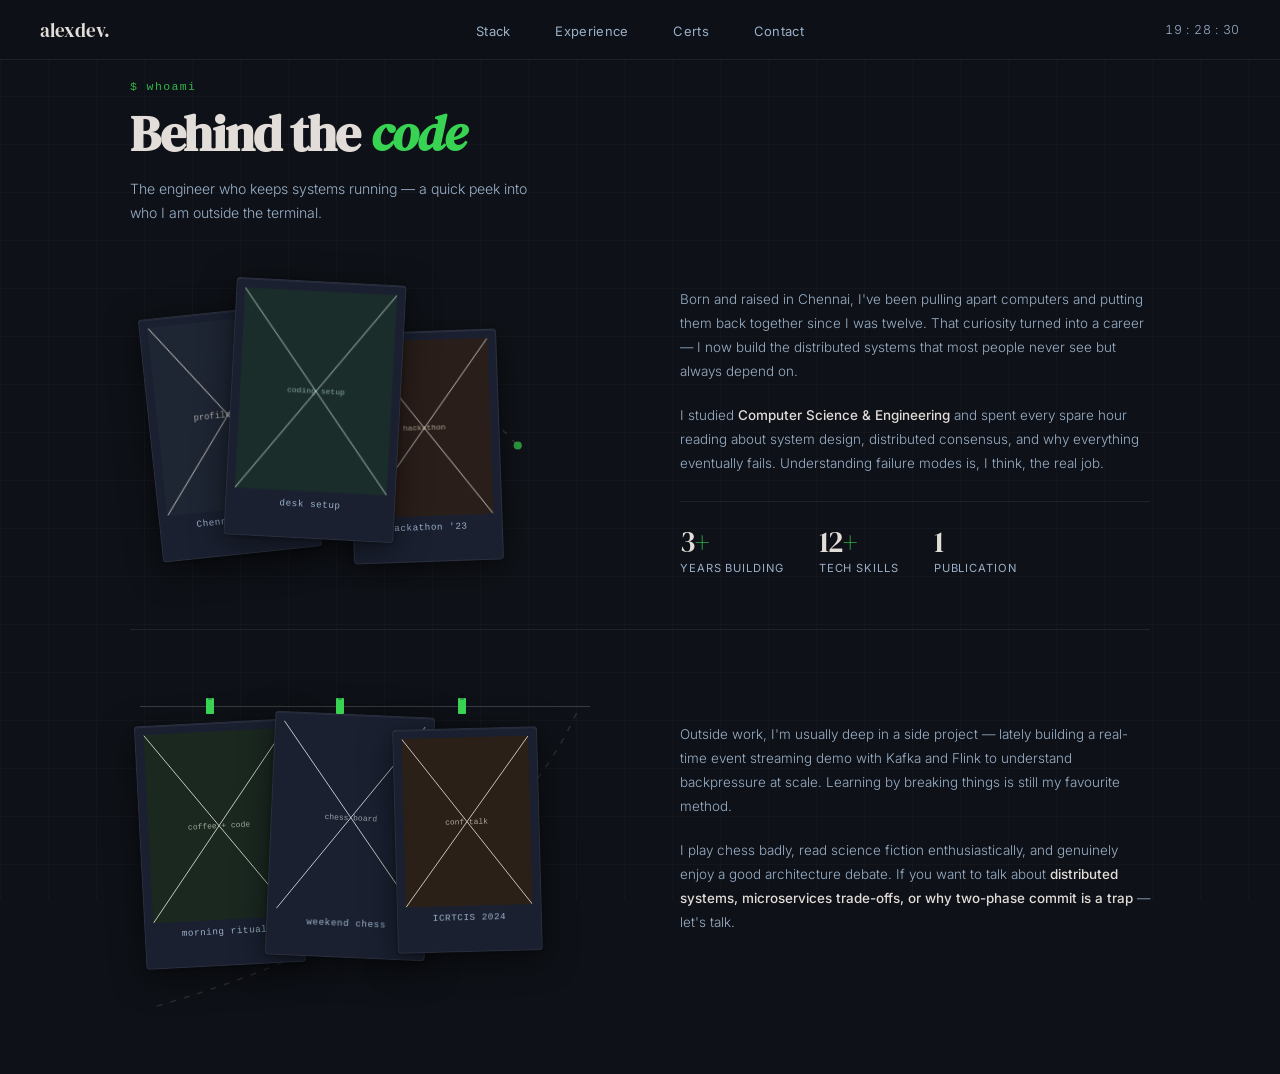
<file: portfolio/About.html>
<!DOCTYPE html>
<html lang="en">
<head>
  <meta charset="UTF-8">
  <meta name="viewport" content="width=device-width, initial-scale=1.0">
  <title>About — Aniruddh</title>
  <link href="https://fonts.googleapis.com/css2?family=DM+Serif+Display:ital@0;1&family=Inter:wght@300;400;500&display=swap" rel="stylesheet">
  <link rel="stylesheet" href="src/styles/about.css">
</head>
<body>

  <nav>
    <a href="index.html" class="nav-brand">alexdev.</a>
    <ul class="nav-links">
      <li><a href="index.html">Stack</a></li>
      <li><a href="Experience.html">Experience</a></li>
      <li><a href="Certificates.html">Certs</a></li>
      <li><a href="FAQ.html">Contact</a></li>
    </ul>
    <div class="nav-clock" id="clock"></div>
  </nav>

  <div class="page">

    <!-- INTRO -->
    <div class="about-intro">
      <p class="hero-eyebrow">$ whoami</p>
      <h1 class="about-heading">Behind the <em>code</em></h1>
      <p class="about-lead">The engineer who keeps systems running — a quick peek into who I am outside the terminal.</p>
    </div>

    <!-- ROW 1: scattered photos left, text right -->
    <div class="about-row">

      <div class="photo-cluster cluster-1">
        <svg class="cluster-svg" viewBox="0 0 400 300" fill="none" xmlns="http://www.w3.org/2000/svg">
          <path d="M 60 120 Q 180 -20 330 140" stroke="rgba(255,255,255,0.15)" stroke-width="1.2" stroke-dasharray="5 7" fill="none"/>
          <circle cx="60"  cy="120" r="3.5" fill="var(--accent)" opacity="0.7"/>
          <circle cx="330" cy="140" r="3.5" fill="var(--accent)" opacity="0.7"/>
        </svg>

        <div class="photo-card">
          <div class="photo-card-img">
            <svg width="100%" height="100%" viewBox="0 0 144 192" xmlns="http://www.w3.org/2000/svg">
              <rect width="144" height="192" fill="#1e2533"/>
              <line x1="0" y1="0" x2="144" y2="192" stroke="#d0ccc8" stroke-width="1"/>
              <line x1="144" y1="0" x2="0" y2="192" stroke="#d0ccc8" stroke-width="1"/>
              <text x="72" y="96" text-anchor="middle" dominant-baseline="middle" font-family="monospace" font-size="9" fill="#aaa8a5">profile photo</text>
            </svg>
          </div>
          <p class="photo-card-label">Chennai, India</p>
        </div>

        <div class="photo-card">
          <div class="photo-card-img">
            <svg width="100%" height="100%" viewBox="0 0 170 224" xmlns="http://www.w3.org/2000/svg">
              <rect width="170" height="224" fill="#1a2d2a"/>
              <line x1="0" y1="0" x2="170" y2="224" stroke="#c8d8d4" stroke-width="1"/>
              <line x1="170" y1="0" x2="0" y2="224" stroke="#c8d8d4" stroke-width="1"/>
              <text x="85" y="112" text-anchor="middle" dominant-baseline="middle" font-family="monospace" font-size="9" fill="#8aa8a0">coding setup</text>
            </svg>
          </div>
          <p class="photo-card-label">desk setup</p>
        </div>

        <div class="photo-card">
          <div class="photo-card-img">
            <svg width="100%" height="100%" viewBox="0 0 150 200" xmlns="http://www.w3.org/2000/svg">
              <rect width="150" height="200" fill="#2a1e1a"/>
              <line x1="0" y1="0" x2="150" y2="200" stroke="#d8d0c8" stroke-width="1"/>
              <line x1="150" y1="0" x2="0" y2="200" stroke="#d8d0c8" stroke-width="1"/>
              <text x="75" y="100" text-anchor="middle" dominant-baseline="middle" font-family="monospace" font-size="9" fill="#b0a898">hackathon</text>
            </svg>
          </div>
          <p class="photo-card-label">hackathon '23</p>
        </div>
      </div>

      <div class="about-text">
        <p>Born and raised in Chennai, I've been pulling apart computers and putting them back together since I was twelve. That curiosity turned into a career — I now build the distributed systems that most people never see but always depend on.</p>
        <p>I studied <strong>Computer Science & Engineering</strong> and spent every spare hour reading about system design, distributed consensus, and why everything eventually fails. Understanding failure modes is, I think, the real job.</p>

        <div class="about-stats">
          <div class="stat-item">
            <div class="stat-num">3<em>+</em></div>
            <div class="stat-label">Years building</div>
          </div>
          <div class="stat-item">
            <div class="stat-num">12<em>+</em></div>
            <div class="stat-label">Tech skills</div>
          </div>
          <div class="stat-item">
            <div class="stat-num">1</div>
            <div class="stat-label">Publication</div>
          </div>
        </div>
      </div>

    </div>

    <div class="about-divider"></div>

    <!-- ROW 2: text left, clothesline right -->
    <div class="about-row reverse">

      <div class="about-text">
        <p>Outside work, I'm usually deep in a side project — lately building a real-time event streaming demo with Kafka and Flink to understand backpressure at scale. Learning by breaking things is still my favourite method.</p>
        <p>I play chess badly, read science fiction enthusiastically, and genuinely enjoy a good architecture debate. If you want to talk about <strong>distributed systems, microservices trade-offs, or why two-phase commit is a trap</strong> — let's talk.</p>
      </div>

      <div class="photo-cluster cluster-2">
        <div class="clothesline"></div>
        <div class="pin pin-1"></div>
        <div class="pin pin-2"></div>
        <div class="pin pin-3"></div>

        <svg class="cluster-svg" viewBox="0 0 400 300" fill="none" xmlns="http://www.w3.org/2000/svg">
          <path d="M 380 30 Q 300 200 20 280" stroke="rgba(255,255,255,0.12)" stroke-width="1.2" stroke-dasharray="5 7" fill="none"/>
        </svg>

        <div class="photo-card">
          <div class="photo-card-img">
            <svg width="100%" height="100%" viewBox="0 0 160 213" xmlns="http://www.w3.org/2000/svg">
              <rect width="160" height="213" fill="#1a2820"/>
              <line x1="0" y1="0" x2="160" y2="213" stroke="#d4d8d0" stroke-width="1"/>
              <line x1="160" y1="0" x2="0" y2="213" stroke="#d4d8d0" stroke-width="1"/>
              <text x="80" y="107" text-anchor="middle" dominant-baseline="middle" font-family="monospace" font-size="9" fill="#a0a898">coffee + code</text>
            </svg>
          </div>
          <p class="photo-card-label">morning ritual</p>
        </div>

        <div class="photo-card">
          <div class="photo-card-img">
            <svg width="100%" height="100%" viewBox="0 0 160 213" xmlns="http://www.w3.org/2000/svg">
              <rect width="160" height="213" fill="#1a2030"/>
              <line x1="0" y1="0" x2="160" y2="213" stroke="#d0d4d8" stroke-width="1"/>
              <line x1="160" y1="0" x2="0" y2="213" stroke="#d0d4d8" stroke-width="1"/>
              <text x="80" y="107" text-anchor="middle" dominant-baseline="middle" font-family="monospace" font-size="9" fill="#98a0a8">chess board</text>
            </svg>
          </div>
          <p class="photo-card-label">weekend chess</p>
        </div>

        <div class="photo-card">
          <div class="photo-card-img">
            <svg width="100%" height="100%" viewBox="0 0 145 193" xmlns="http://www.w3.org/2000/svg">
              <rect width="145" height="193" fill="#2a2018"/>
              <line x1="0" y1="0" x2="145" y2="193" stroke="#dcd4d0" stroke-width="1"/>
              <line x1="145" y1="0" x2="0" y2="193" stroke="#dcd4d0" stroke-width="1"/>
              <text x="72" y="97" text-anchor="middle" dominant-baseline="middle" font-family="monospace" font-size="9" fill="#b0a8a0">conf talk</text>
            </svg>
          </div>
          <p class="photo-card-label">ICRTCIS 2024</p>
        </div>
      </div>

    </div>

  </div>

  <script src="https://cdnjs.cloudflare.com/ajax/libs/gsap/3.12.5/gsap.min.js"></script>
  <script src="src/scripts/pages/about.js"></script>

</body>
</html>
</file>
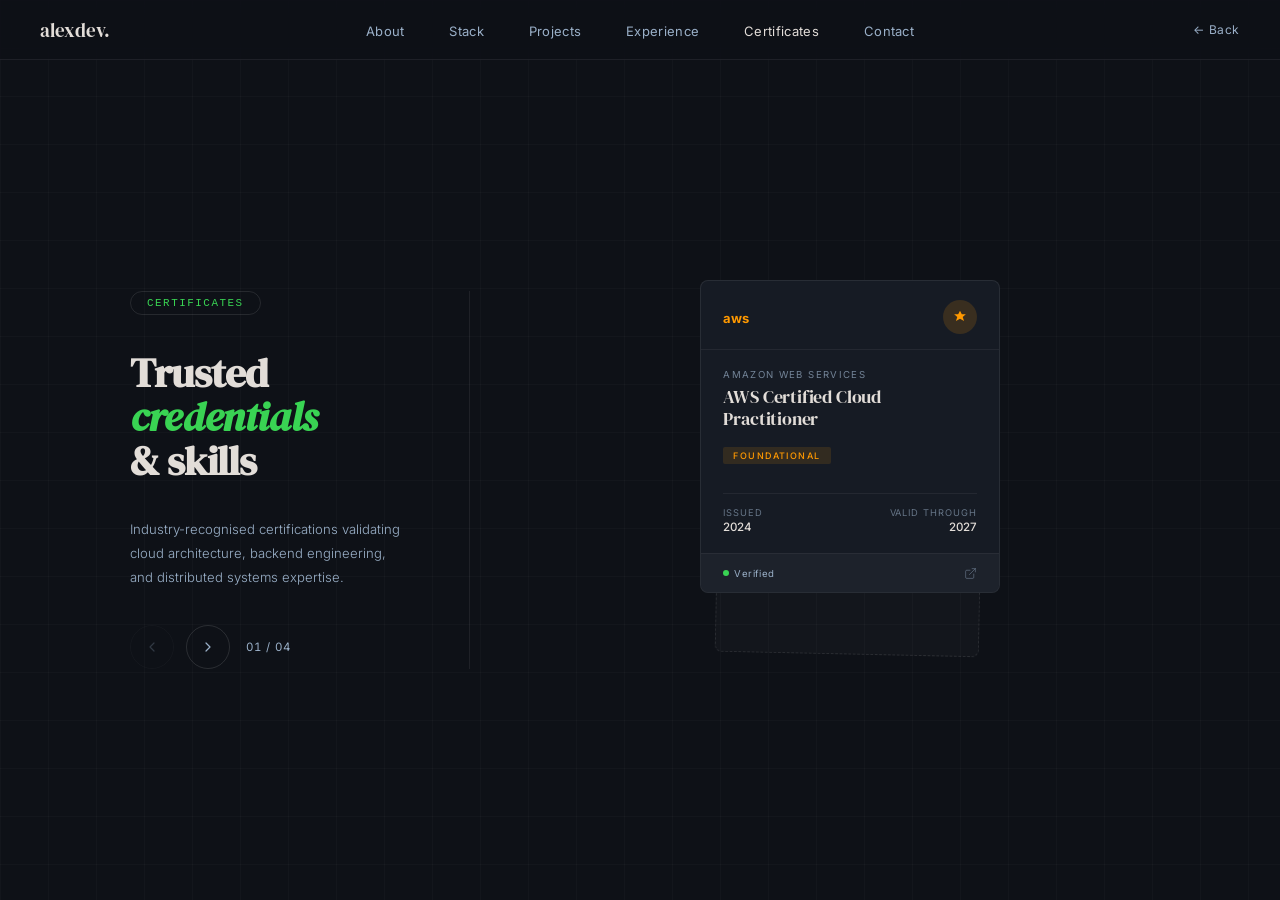
<file: portfolio/Certificates.html>
<!DOCTYPE html>
<html lang="en">
<head>
  <meta charset="UTF-8">
  <meta name="viewport" content="width=device-width, initial-scale=1.0">
  <title>Certificates — alexdev</title>
  <link href="https://fonts.googleapis.com/css2?family=DM+Serif+Display:ital@0;1&family=Inter:wght@300;400;500;600&display=swap" rel="stylesheet">
  <style>
    *, *::before, *::after { box-sizing: border-box; margin: 0; padding: 0; }

    :root {
      --bg:           #0e1117;
      --text:         #e2ddd8;
      --muted:        #9ab0c8;
      --accent:       #39d353;
      --line:         rgba(255,255,255,0.07);
    }

    html { scroll-behavior: smooth; scrollbar-width: none; -ms-overflow-style: none; }
    html::-webkit-scrollbar { display: none; }

    body {
      background: var(--bg);
      color: var(--text);
      font-family: 'Inter', sans-serif;
      -webkit-font-smoothing: antialiased;
      overflow-x: hidden;
    }

    body::before {
      content: '';
      position: fixed;
      inset: 0;
      background-image:
        linear-gradient(rgba(255,255,255,0.025) 1px, transparent 1px),
        linear-gradient(90deg, rgba(255,255,255,0.025) 1px, transparent 1px);
      background-size: 48px 48px;
      pointer-events: none;
      z-index: 0;
    }

    /* ── NAV ── */
    nav {
      position: fixed;
      top: 0; left: 0; right: 0;
      z-index: 100;
      height: 60px;
      display: flex;
      align-items: center;
      padding: 0 2.5rem;
      background: rgba(14,17,23,0.88);
      backdrop-filter: blur(14px);
      -webkit-backdrop-filter: blur(14px);
      border-bottom: 1px solid var(--line);
    }

    .nav-brand {
      font-family: 'DM Serif Display', serif;
      font-size: 1.2rem;
      letter-spacing: -0.01em;
      color: var(--text);
      flex: 1;
      text-decoration: none;
    }

    .nav-links {
      display: flex;
      gap: 2.8rem;
      list-style: none;
      position: absolute;
      left: 50%;
      transform: translateX(-50%);
    }

    .nav-links a {
      text-decoration: none;
      color: var(--muted);
      font-size: 0.8125rem;
      letter-spacing: 0.025em;
      transition: color 0.18s;
    }
    .nav-links a:hover,
    .nav-links a.active { color: var(--text); }

    .nav-back {
      flex: 1;
      text-align: right;
      font-size: 0.75rem;
      color: var(--muted);
      text-decoration: none;
      letter-spacing: 0.05em;
      transition: color 0.18s;
    }
    .nav-back:hover { color: var(--text); }

    /* ── PAGE ── */
    .page {
      position: relative;
      z-index: 1;
      min-height: 100vh;
      display: flex;
      align-items: stretch;
      padding-top: 60px;
    }

    /* ── LAYOUT ── */
    .certs-section {
      display: grid;
      grid-template-columns: 340px 1fr;
      width: 100%;
      max-width: 1100px;
      margin: 0 auto;
      padding: 0 2.5rem;
      gap: 5rem;
      align-items: center;
      min-height: calc(100vh - 60px);
    }

    /* ── LEFT ── */
    .certs-left {
      display: flex;
      flex-direction: column;
      gap: 2.2rem;
      border-right: 1px solid var(--line);
      padding-right: 4rem;
    }

    .certs-tag {
      display: inline-flex;
      align-items: center;
      border: 1px solid rgba(255,255,255,0.1);
      border-radius: 999px;
      padding: 5px 16px;
      font-size: 0.68rem;
      letter-spacing: 0.14em;
      text-transform: uppercase;
      color: var(--accent);
      width: fit-content;
      font-family: 'Courier New', monospace;
    }

    .certs-heading {
      font-family: 'DM Serif Display', serif;
      font-size: clamp(2rem, 3.2vw, 3.4rem);
      line-height: 1.08;
      letter-spacing: -0.02em;
      color: var(--text);
    }
    .certs-heading em { font-style: italic; color: var(--accent); }

    .certs-sub {
      font-size: 0.82rem;
      color: var(--muted);
      font-weight: 300;
      line-height: 1.8;
    }

    .certs-nav {
      display: flex;
      align-items: center;
      gap: 0.75rem;
    }

    .certs-nav-btn {
      width: 44px; height: 44px;
      border-radius: 50%;
      border: 1px solid rgba(255,255,255,0.12);
      background: transparent;
      cursor: pointer;
      display: flex; align-items: center; justify-content: center;
      transition: background 0.2s, border-color 0.2s, transform 0.15s;
      color: var(--muted);
    }
    .certs-nav-btn:hover {
      background: var(--accent);
      border-color: var(--accent);
      color: #0e1117;
      transform: scale(1.06);
    }
    .certs-nav-btn:disabled { opacity: 0.25; cursor: not-allowed; transform: none; }
    .certs-nav-btn svg { width: 16px; height: 16px; }

    .certs-counter {
      font-size: 0.72rem;
      color: var(--muted);
      letter-spacing: 0.08em;
      font-variant-numeric: tabular-nums;
      margin-left: 0.25rem;
    }

    /* ── RIGHT (deck) ── */
    .certs-right {
      display: flex;
      align-items: center;
      justify-content: center;
    }

    .certs-track-wrap {
      position: relative;
      width: 300px;
      height: 400px;
      cursor: grab;
      flex-shrink: 0;
      overflow: hidden;
    }
    .certs-track-wrap:active { cursor: grabbing; }

    .certs-track { position: relative; width: 100%; height: 100%; }

    /* ── CARD ── */
    .cert-card {
      position: absolute;
      top: 0; left: 0;
      width: 300px;
      background: #161b24;
      border: 1px solid rgba(255,255,255,0.08);
      border-radius: 8px;
      overflow: hidden;
      user-select: none;
      will-change: transform;
    }

    .cert-card-header {
      padding: 1.2rem 1.4rem 0.9rem;
      border-bottom: 1px solid rgba(255,255,255,0.06);
      display: flex;
      align-items: center;
      justify-content: space-between;
    }

    .cert-logo { height: 26px; display: flex; align-items: center; }

    .cert-badge-wrap {
      width: 34px; height: 34px;
      border-radius: 50%;
      display: flex; align-items: center; justify-content: center;
    }

    .cert-card-body { padding: 1.2rem 1.4rem; }

    .cert-provider {
      font-size: 0.6rem;
      letter-spacing: 0.14em;
      text-transform: uppercase;
      color: var(--muted);
      margin-bottom: 0.4rem;
      opacity: 0.7;
    }

    .cert-name {
      font-family: 'DM Serif Display', serif;
      font-size: 1.1rem;
      line-height: 1.25;
      letter-spacing: -0.01em;
      color: var(--text);
      margin-bottom: 0.8rem;
    }

    .cert-level {
      display: inline-block;
      font-size: 0.56rem;
      letter-spacing: 0.16em;
      text-transform: uppercase;
      padding: 3px 10px;
      border-radius: 2px;
      margin-bottom: 1rem;
      font-weight: 500;
    }

    .cert-level-foundational { background: rgba(255,153,0,0.12);  color: #FF9900; }
    .cert-level-associate    { background: rgba(33,150,243,0.12); color: #64b5f6; }
    .cert-level-professional { background: rgba(109,179,63,0.12); color: #6DB33F; }

    .cert-divider { height: 1px; background: rgba(255,255,255,0.06); margin: 0.8rem 0; }

    .cert-meta { display: flex; justify-content: space-between; align-items: flex-end; }

    .cert-meta-label {
      font-size: 0.58rem;
      letter-spacing: 0.1em;
      text-transform: uppercase;
      color: var(--muted);
      opacity: 0.6;
      margin-bottom: 2px;
    }

    .cert-meta-val { font-size: 0.72rem; font-weight: 500; color: var(--text); }

    .cert-card-footer {
      padding: 0.8rem 1.4rem;
      background: rgba(255,255,255,0.03);
      border-top: 1px solid rgba(255,255,255,0.05);
      display: flex;
      align-items: center;
      justify-content: space-between;
    }

    .cert-verify {
      font-size: 0.6rem;
      color: var(--muted);
      letter-spacing: 0.04em;
      display: flex;
      align-items: center;
      gap: 5px;
    }

    .cert-verify-dot {
      width: 6px; height: 6px;
      border-radius: 50%;
      background: var(--accent);
      flex-shrink: 0;
    }

    .cert-card.cert-placeholder {
      background: rgba(255,255,255,0.02);
      border: 1.5px dashed rgba(255,255,255,0.1);
      display: flex;
      flex-direction: column;
      align-items: center;
      justify-content: center;
      min-height: 360px;
      gap: 0.8rem;
    }

    .cert-placeholder-icon {
      width: 40px; height: 40px;
      border: 1px solid rgba(255,255,255,0.12);
      border-radius: 50%;
      display: flex; align-items: center; justify-content: center;
      color: var(--muted);
    }

    .cert-placeholder-text {
      font-size: 0.72rem;
      color: var(--muted);
      letter-spacing: 0.06em;
      font-weight: 300;
      text-align: center;
      opacity: 0.6;
    }

    /* ── RESPONSIVE ── */
    @media (max-width: 900px) {
      .certs-section { grid-template-columns: 1fr; gap: 3rem; padding: 3rem 1.25rem 6rem; min-height: auto; }
      .certs-left { border-right: none; border-bottom: 1px solid var(--line); padding-right: 0; padding-bottom: 2.5rem; }
      nav { padding: 0 1.25rem; }
      .nav-links { display: none; }
    }
  </style>
</head>
<body>

<nav>
  <a href="index.html" class="nav-brand">alexdev.</a>
  <ul class="nav-links">
    <li><a href="index.html#about-section">About</a></li>
    <li><a href="#">Stack</a></li>
    <li><a href="#">Projects</a></li>
    <li><a href="Experience.html">Experience</a></li>
    <li><a href="Certificates.html" class="active">Certificates</a></li>
    <li><a href="#">Contact</a></li>
  </ul>
  <a href="index.html" class="nav-back">← Back</a>
</nav>

<div class="page">
  <section class="certs-section">

    <!-- LEFT -->
    <div class="certs-left">
      <span class="certs-tag">Certificates</span>
      <h2 class="certs-heading">Trusted<br><em>credentials</em><br>&amp; skills</h2>
      <p class="certs-sub">Industry-recognised certifications validating cloud architecture, backend engineering, and distributed systems expertise.</p>
      <div class="certs-nav">
        <button type="button" class="certs-nav-btn" id="btnPrev" aria-label="Previous" disabled>
          <svg viewBox="0 0 24 24" fill="none" stroke="currentColor" stroke-width="1.8" stroke-linecap="round" stroke-linejoin="round"><polyline points="15 18 9 12 15 6"/></svg>
        </button>
        <button type="button" class="certs-nav-btn" id="btnNext" aria-label="Next">
          <svg viewBox="0 0 24 24" fill="none" stroke="currentColor" stroke-width="1.8" stroke-linecap="round" stroke-linejoin="round"><polyline points="9 18 15 12 9 6"/></svg>
        </button>
        <span class="certs-counter" id="counter">01 / 04</span>
      </div>
    </div>

    <!-- RIGHT -->
    <div class="certs-right">
      <div class="certs-track-wrap" id="trackWrap">
        <div class="certs-track" id="track">

          <!-- AWS Cloud Practitioner -->
          <div class="cert-card">
            <div class="cert-card-header">
              <div class="cert-logo">
                <svg width="52" height="24" viewBox="0 0 52 24" fill="none">
                  <text x="0" y="18" font-family="Inter,sans-serif" font-weight="700" font-size="13" fill="#FF9900">aws</text>
                </svg>
              </div>
              <div class="cert-badge-wrap" style="background:rgba(255,153,0,0.15);">
                <svg width="18" height="18" viewBox="0 0 40 40" fill="none">
                  <path d="M20 6l4 8h9l-7 6 3 9-9-5-9 5 3-9-7-6h9z" fill="#FF9900"/>
                </svg>
              </div>
            </div>
            <div class="cert-card-body">
              <p class="cert-provider">Amazon Web Services</p>
              <p class="cert-name">AWS Certified Cloud Practitioner</p>
              <span class="cert-level cert-level-foundational">Foundational</span>
              <div class="cert-divider"></div>
              <div class="cert-meta">
                <div><p class="cert-meta-label">Issued</p><p class="cert-meta-val">2024</p></div>
                <div style="text-align:right"><p class="cert-meta-label">Valid through</p><p class="cert-meta-val">2027</p></div>
              </div>
            </div>
            <div class="cert-card-footer">
              <span class="cert-verify"><span class="cert-verify-dot"></span>Verified</span>
              <svg width="13" height="13" viewBox="0 0 24 24" fill="none" stroke="rgba(154,176,200,0.4)" stroke-width="1.8" stroke-linecap="round"><path d="M18 13v6a2 2 0 01-2 2H5a2 2 0 01-2-2V8a2 2 0 012-2h6"/><polyline points="15 3 21 3 21 9"/><line x1="10" y1="14" x2="21" y2="3"/></svg>
            </div>
          </div>

          <!-- AWS Solutions Architect -->
          <div class="cert-card">
            <div class="cert-card-header">
              <div class="cert-logo">
                <svg width="52" height="24" viewBox="0 0 52 24" fill="none">
                  <text x="0" y="18" font-family="Inter,sans-serif" font-weight="700" font-size="13" fill="#FF9900">aws</text>
                </svg>
              </div>
              <div class="cert-badge-wrap" style="background:rgba(33,150,243,0.12);">
                <svg width="18" height="18" viewBox="0 0 40 40" fill="none">
                  <rect x="8" y="8" width="10" height="10" rx="2" fill="#64b5f6"/>
                  <rect x="22" y="8" width="10" height="10" rx="2" fill="#64b5f6" opacity="0.6"/>
                  <rect x="8" y="22" width="10" height="10" rx="2" fill="#64b5f6" opacity="0.6"/>
                  <rect x="22" y="22" width="10" height="10" rx="2" fill="#64b5f6" opacity="0.3"/>
                </svg>
              </div>
            </div>
            <div class="cert-card-body">
              <p class="cert-provider">Amazon Web Services</p>
              <p class="cert-name">Solutions Architect Associate</p>
              <span class="cert-level cert-level-associate">Associate</span>
              <div class="cert-divider"></div>
              <div class="cert-meta">
                <div><p class="cert-meta-label">Issued</p><p class="cert-meta-val">2024</p></div>
                <div style="text-align:right"><p class="cert-meta-label">Valid through</p><p class="cert-meta-val">2027</p></div>
              </div>
            </div>
            <div class="cert-card-footer">
              <span class="cert-verify"><span class="cert-verify-dot"></span>Verified</span>
              <svg width="13" height="13" viewBox="0 0 24 24" fill="none" stroke="rgba(154,176,200,0.4)" stroke-width="1.8" stroke-linecap="round"><path d="M18 13v6a2 2 0 01-2 2H5a2 2 0 01-2-2V8a2 2 0 012-2h6"/><polyline points="15 3 21 3 21 9"/><line x1="10" y1="14" x2="21" y2="3"/></svg>
            </div>
          </div>

          <!-- Spring Professional -->
          <div class="cert-card">
            <div class="cert-card-header">
              <div class="cert-logo">
                <svg width="80" height="24" viewBox="0 0 80 24" fill="none">
                  <text x="0" y="18" font-family="Inter,sans-serif" font-weight="600" font-size="11" fill="#6DB33F">VMware Spring</text>
                </svg>
              </div>
              <div class="cert-badge-wrap" style="background:rgba(109,179,63,0.12);">
                <svg width="18" height="18" viewBox="0 0 40 40" fill="none">
                  <circle cx="20" cy="20" r="10" stroke="#6DB33F" stroke-width="2"/>
                  <path d="M20 10c-3 2-5 5-5 10s2 8 5 10" stroke="#6DB33F" stroke-width="1.8" stroke-linecap="round"/>
                  <path d="M20 10c3 2 5 5 5 10s-2 8-5 10" stroke="#6DB33F" stroke-width="1.8" stroke-linecap="round"/>
                </svg>
              </div>
            </div>
            <div class="cert-card-body">
              <p class="cert-provider">VMware / Broadcom</p>
              <p class="cert-name">Spring Professional Developer</p>
              <span class="cert-level cert-level-professional">Professional</span>
              <div class="cert-divider"></div>
              <div class="cert-meta">
                <div><p class="cert-meta-label">Status</p><p class="cert-meta-val" style="color:#39d353;">In Progress</p></div>
                <div style="text-align:right"><p class="cert-meta-label">Expected</p><p class="cert-meta-val">2025</p></div>
              </div>
            </div>
            <div class="cert-card-footer">
              <span class="cert-verify" style="color:#39d353;opacity:0.8;"><span style="width:6px;height:6px;border-radius:50%;background:#39d353;opacity:0.5;display:inline-block;margin-right:5px;vertical-align:middle;flex-shrink:0;"></span>Upcoming</span>
              <svg width="13" height="13" viewBox="0 0 24 24" fill="none" stroke="rgba(154,176,200,0.4)" stroke-width="1.8" stroke-linecap="round"><circle cx="12" cy="12" r="10"/><polyline points="12 6 12 12 16 14"/></svg>
            </div>
          </div>

          <!-- Placeholder -->
          <div class="cert-card cert-placeholder">
            <div class="cert-placeholder-icon">
              <svg width="16" height="16" viewBox="0 0 24 24" fill="none" stroke="currentColor" stroke-width="1.5" stroke-linecap="round"><line x1="12" y1="5" x2="12" y2="19"/><line x1="5" y1="12" x2="19" y2="12"/></svg>
            </div>
            <p class="cert-placeholder-text">More certifications<br>coming soon</p>
          </div>

        </div>
      </div>
    </div>

  </section>
</div>

<script>
var track   = document.getElementById('track');
var btnPrev = document.getElementById('btnPrev');
var btnNext = document.getElementById('btnNext');
var counter = document.getElementById('counter');
var wrap    = document.getElementById('trackWrap');
var cards   = Array.prototype.slice.call(track.querySelectorAll('.cert-card'));
var TOTAL   = cards.length;
var current = 0;
var animating = false;

var DECK_OFFSETS = [
  { y: 0,  rot: 0,    scale: 1,    z: 40 },
  { y: 14, rot: 2.5,  scale: 0.96, z: 30 },
  { y: 26, rot: -1.8, scale: 0.92, z: 20 },
  { y: 36, rot: 1.2,  scale: 0.88, z: 10 },
];

function updateCounter() {
  counter.textContent = String(current + 1).padStart(2, '0') + ' / ' + String(TOTAL).padStart(2, '0');
}

function applyDeckState(animated) {
  cards.forEach(function (card, i) {
    var pos = (i - current + TOTAL) % TOTAL;
    var off = DECK_OFFSETS[Math.min(pos, DECK_OFFSETS.length - 1)];
    card.style.transition    = animated ? 'transform 0.5s cubic-bezier(.77,0,.18,1), opacity 0.4s ease' : 'none';
    card.style.zIndex        = off.z;
    card.style.opacity       = pos < DECK_OFFSETS.length ? 1 : 0;
    card.style.pointerEvents = pos === 0 ? 'auto' : 'none';
    card.style.transform     = 'translateY(' + off.y + 'px) rotate(' + off.rot + 'deg) scale(' + off.scale + ')';
  });
  updateCounter();
  btnPrev.disabled = current === 0;
  btnNext.disabled = current === TOTAL - 1;
}

function swipeOut(dir, cb) {
  var topCard = cards[current];
  topCard.style.transition = 'transform 0.45s cubic-bezier(.55,0,.1,1), opacity 0.35s ease';
  topCard.style.transform  = 'translateX(' + (dir * 130) + '%) rotate(' + (dir * 18) + 'deg) scale(0.95)';
  topCard.style.opacity    = '0';
  setTimeout(cb, 400);
}

function swipeIn(card) {
  card.style.transition = 'none';
  card.style.transform  = 'translateX(-80%) rotate(-10deg) scale(0.9)';
  card.style.opacity    = '0';
  requestAnimationFrame(function () {
    requestAnimationFrame(function () {
      card.style.transition = 'transform 0.5s cubic-bezier(.22,1,.36,1), opacity 0.35s ease';
      card.style.transform  = 'translateY(0) rotate(0deg) scale(1)';
      card.style.opacity    = '1';
    });
  });
}

function goNext() {
  if (animating || current >= TOTAL - 1) return;
  animating = true;
  swipeOut(1, function () {
    var swiped = cards[current];
    swiped.style.transition = 'none';
    swiped.style.transform  = 'translateY(36px) rotate(1.2deg) scale(0.88)';
    swiped.style.opacity    = '0';
    swiped.style.zIndex     = '5';
    current++;
    applyDeckState(true);
    animating = false;
  });
}

function goPrev() {
  if (animating || current <= 0) return;
  animating = true;
  current--;
  swipeIn(cards[current]);
  setTimeout(function () { applyDeckState(true); animating = false; }, 100);
}

btnNext.addEventListener('mousedown', function (e) { e.preventDefault(); });
btnPrev.addEventListener('mousedown', function (e) { e.preventDefault(); });
btnNext.addEventListener('click', goNext);
btnPrev.addEventListener('click', goPrev);

document.addEventListener('keydown', function (e) {
  if (e.key === 'ArrowRight') goNext();
  if (e.key === 'ArrowLeft')  goPrev();
});

wrap.addEventListener('wheel', function (e) {
  e.preventDefault();
  if (e.deltaY > 30) goNext();
  else if (e.deltaY < -30) goPrev();
}, { passive: false });

var dragging = false, dragX = 0;

wrap.addEventListener('mousedown', function (e) { dragging = true; dragX = e.clientX; cards[current].style.transition = 'none'; });
document.addEventListener('mousemove', function (e) {
  if (!dragging) return;
  var dx = e.clientX - dragX;
  cards[current].style.transform = 'translateX(' + dx + 'px) rotate(' + (dx * 0.04) + 'deg) scale(1)';
});
document.addEventListener('mouseup', function (e) {
  if (!dragging) return;
  dragging = false;
  var dx = e.clientX - dragX;
  if (dx < -70) { goNext(); return; }
  if (dx >  70) { goPrev(); return; }
  cards[current].style.transition = 'transform 0.45s cubic-bezier(.34,1.56,.64,1)';
  cards[current].style.transform  = 'translateY(0) rotate(0deg) scale(1)';
});

wrap.addEventListener('touchstart', function (e) { dragX = e.touches[0].clientX; dragging = true; cards[current].style.transition = 'none'; }, { passive: true });
wrap.addEventListener('touchmove', function (e) {
  if (!dragging) return;
  var dx = e.touches[0].clientX - dragX;
  cards[current].style.transform = 'translateX(' + dx + 'px) rotate(' + (dx * 0.04) + 'deg) scale(1)';
}, { passive: true });
wrap.addEventListener('touchend', function (e) {
  dragging = false;
  var dx = e.changedTouches[0].clientX - dragX;
  if (dx < -70) { goNext(); return; }
  if (dx >  70) { goPrev(); return; }
  cards[current].style.transition = 'transform 0.45s cubic-bezier(.34,1.56,.64,1)';
  cards[current].style.transform  = 'translateY(0) rotate(0deg) scale(1)';
});

applyDeckState(false);
</script>
</body>
</html>
</file>
<file: portfolio/src/styles/about.css>
@import './base/_variables.css';
@import './base/_reset.css';
@import './base/_background.css';
@import './components/_nav.css';
@import './pages/_about.css';

html, body { overflow: auto; height: auto; }
</file>
